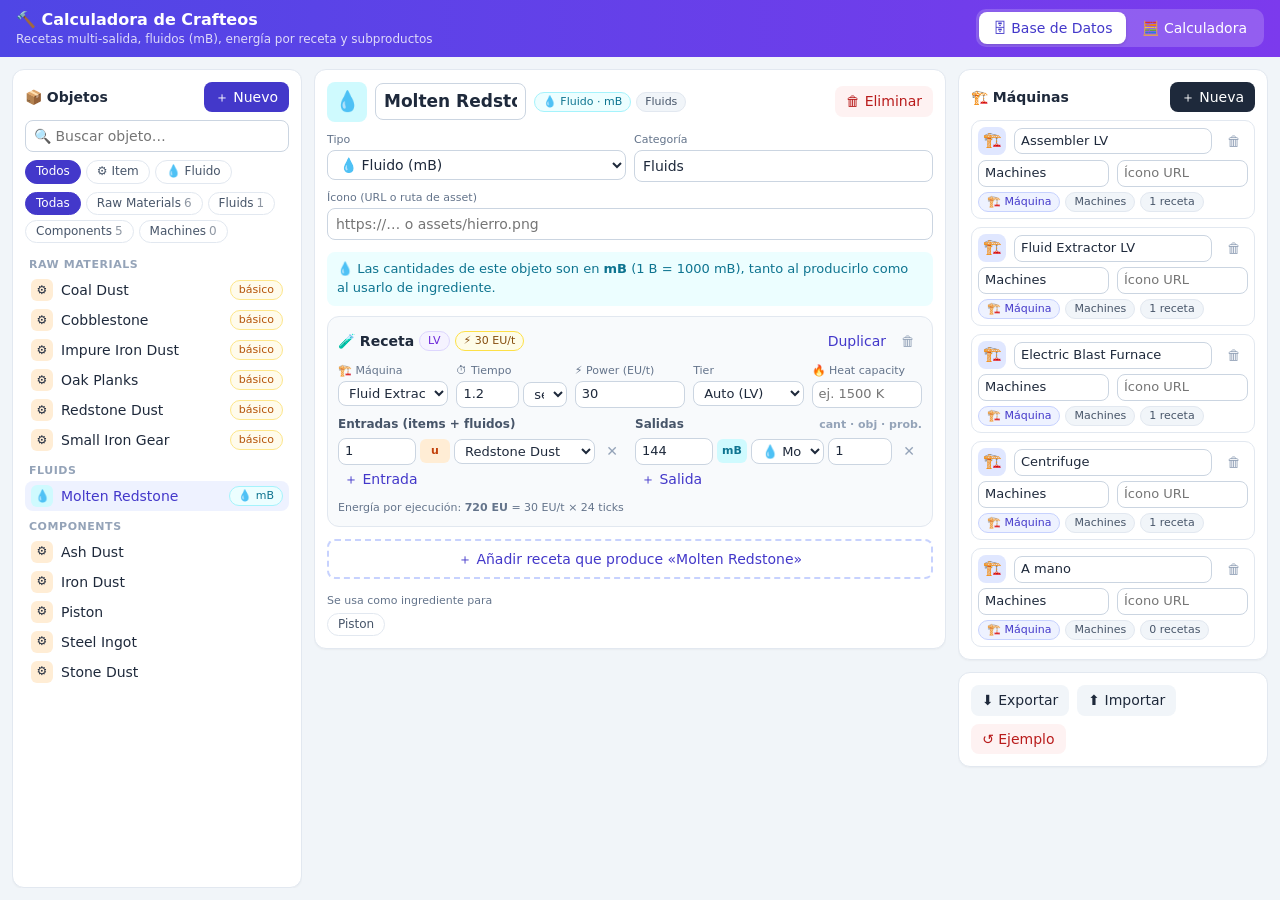
<file: index.html>
<!doctype html>
<html lang="es">
<head>
<meta charset="utf-8">
<meta name="viewport" content="width=device-width, initial-scale=1">
<title>Calculadora de Crafteos</title>
<link rel="stylesheet" href="css/styles.css">
</head>
<body>
<datalist id="cat-list"></datalist>

<header class="hdr">
  <div><h1>🔨 Calculadora de Crafteos</h1><div class="sub">Recetas multi-salida, fluidos (mB), energía por receta y subproductos</div></div>
  <nav class="tabs">
    <button id="tab-db" class="tab" onclick="GT.showTab('db')">🗄 Base de Datos</button>
    <button id="tab-calc" class="tab" onclick="GT.showTab('calc')">🧮 Calculadora</button>
  </nav>
</header>

<!-- ===================== BASE DE DATOS ===================== -->
<main id="view-db" class="view">
  <div class="db-grid">
    <section class="col">
      <div class="panel fill">
        <h2>📦 Objetos <button class="btn btn-pri" onclick="GT.dbui.addItem()">＋ Nuevo</button></h2>
        <input id="search" class="inp" placeholder="🔍 Buscar objeto…" oninput="GT.dbui.renderList()" style="margin-bottom:8px">
        <div id="filters" class="stack" style="margin-bottom:6px"></div>
        <div id="item-list" class="scroll list"></div>
      </div>
    </section>

    <section class="col"><div id="editor" class="panel"></div></section>

    <section class="col col-side">
      <div class="panel">
        <h2>🏗️ Máquinas <button class="btn btn-dark" onclick="GT.dbui.addMachine()">＋ Nueva</button></h2>
        <div id="machine-list" class="stack"></div>
      </div>
      <div class="panel row wrap">
        <button class="btn btn-soft" onclick="GT.dbui.exportDb()">⬇ Exportar</button>
        <label class="btn btn-soft" style="cursor:pointer">⬆ Importar<input type="file" accept=".json" class="hidden" onchange="GT.dbui.importDb(this)"></label>
        <button class="btn btn-danger" onclick="GT.dbui.resetDb()">↺ Ejemplo</button>
      </div>
    </section>
  </div>
</main>

<!-- ===================== CALCULADORA ===================== -->
<main id="view-calc" class="view hidden">
  <div class="panel calc-bar">
    <div class="f item"><label>Objeto deseado</label><select id="c-item" class="inp" onchange="GT.calc.run()"></select></div>
    <div class="f"><label>Modo</label><div class="seg"><button id="m-rate" onclick="GT.calc.setMode('rate')">Por tiempo</button><button id="m-total" onclick="GT.calc.setMode('total')">Total</button></div></div>
    <div class="f qty"><label id="c-qty-l">Cantidad</label><input id="c-qty" type="number" min="0" step="any" value="1" class="inp" oninput="GT.calc.run()"></div>
    <div class="f" id="rate-box"><label>Unidad de tiempo</label>
      <select id="c-per" class="inp" onchange="GT.calc.run()"><option value="1">por segundo</option><option value="60" selected>por minuto</option><option value="3600">por hora</option></select></div>
    <div class="f hidden" id="total-box"><label>En un plazo de</label>
      <div class="row" style="gap:4px"><input id="c-T" type="number" min="0" step="any" value="10" class="inp" style="width:80px" oninput="GT.calc.run()">
        <select id="c-Tu" class="inp" style="width:80px" onchange="GT.calc.run()"><option value="1">seg</option><option value="60" selected>min</option><option value="3600">h</option></select></div></div>
    <div class="f"><label>Salidas con probabilidad</label>
      <div class="seg"><button id="p-avg" class="on" onclick="GT.calc.setProb('avg')" title="Considera qty × chance">🎲 Promedio</button><button id="p-guaranteed" onclick="GT.calc.setProb('guaranteed')" title="Ignora salidas con chance &lt; 1.0">🔒 Garantizado</button></div></div>
  </div>
  <div id="results"></div>
</main>

<script src="js/data.js"></script>
<script src="js/engine.js"></script>
<script src="js/ui-common.js"></script>
<script src="js/ui-db.js"></script>
<script src="js/ui-calc.js"></script>
<script src="js/app.js"></script>
</body>
</html>
</file>
<file: css/styles.css>
/* =====================================================================
   styles.css — Calculadora de Crafteos
   Layout: en escritorio ocupa todo el alto con columnas que hacen scroll
   por separado; en móvil se apila en una sola columna.
   ===================================================================== */
:root {
  color-scheme: light;
  --bg: #f1f5f9; --card: #fff; --line: #e2e8f0; --ink: #1e293b; --mute: #64748b; --faint: #94a3b8;
  --pri: #4338ca; --pri-d: #3730a3; --pri-soft: #eef2ff; --ring: #6366f1;
  --cy: #0e7490; --cy-bg: #ecfeff; --cy-line: #a5f3fc;
  --or: #c2410c; --or-bg: #fff7ed; --or-line: #fed7aa;
  --ye: #854d0e; --ye-bg: #fefce8; --ye-line: #fde047;
  --rd: #b91c1c; --rd-bg: #fef2f2; --rd-line: #fecaca;
  --gr: #15803d; --gr-bg: #f0fdf4; --gr-line: #bbf7d0;
  --vi: #6d28d9; --vi-bg: #f5f3ff; --vi-line: #ddd6fe;
  --sl: #475569; --sl-bg: #f1f5f9;
  --r: 12px;
}
* { box-sizing: border-box; }
html, body { margin: 0; height: 100%; }
body { font: 14px/1.45 system-ui, -apple-system, "Segoe UI", Roboto, sans-serif; background: var(--bg); color: var(--ink); display: flex; flex-direction: column; }
h1, h2, h3, p { margin: 0; }
button { font: inherit; cursor: pointer; border: 0; background: none; color: inherit; }
.hidden { display: none !important; }
.muted { color: var(--mute); } .faint { color: var(--faint); } .small { font-size: 12px; } .tiny { font-size: 11px; }
.right { text-align: right; } .nowrap { white-space: nowrap; } .grow { flex: 1; min-width: 0; } .b { font-weight: 600; }
.row { display: flex; align-items: center; gap: 8px; } .wrap { flex-wrap: wrap; } .between { justify-content: space-between; }
.stack { display: flex; flex-direction: column; gap: 8px; }

/* ---------- Header ---------- */
.hdr { background: linear-gradient(90deg, #4f46e5, #7c3aed); color: #fff; padding: 8px 16px; display: flex; align-items: center; justify-content: space-between; gap: 12px; flex-wrap: wrap; flex: none; }
.hdr h1 { font-size: 16px; font-weight: 700; } .hdr .sub { font-size: 12px; opacity: .8; }
.tabs { display: flex; background: rgba(255,255,255,.18); padding: 3px; border-radius: 10px; gap: 2px; }
.tab { padding: 6px 14px; border-radius: 8px; font-weight: 500; color: #fff; }
.tab.on { background: #fff; color: var(--pri); box-shadow: 0 1px 3px rgba(0,0,0,.15); }

/* ---------- Vistas ---------- */
.view { flex: 1; min-height: 0; padding: 12px; }
.db-grid { display: grid; gap: 12px; grid-template-columns: 1fr; height: 100%; }
.col { display: flex; flex-direction: column; gap: 12px; min-height: 0; min-width: 0; }
.panel { background: var(--card); border: 1px solid var(--line); border-radius: var(--r); padding: 12px; box-shadow: 0 1px 2px rgba(0,0,0,.04); min-width: 0; }
.panel > h2, .panel-h { font-size: 14px; font-weight: 600; display: flex; align-items: center; justify-content: space-between; gap: 8px; margin-bottom: 8px; }
.panel.fill { flex: 1; min-height: 0; display: flex; flex-direction: column; }
.scroll { overflow: auto; min-height: 0; }
.panel.fill .scroll { flex: 1; }

@media (max-width: 999px) {
  body { height: auto; min-height: 100%; }
  .scroll.list { max-height: 320px; }
}
@media (min-width: 700px) and (max-width: 999px) {
  .db-grid { grid-template-columns: 300px minmax(0, 1fr); }
  .db-grid .col-side { grid-column: 1 / -1; display: grid; grid-template-columns: 1fr 1fr; align-items: start; }
}
@media (min-width: 1000px) {
  html, body { overflow: hidden; }
  .view { overflow: hidden; }
  .db-grid { grid-template-columns: 290px minmax(0, 1fr) 310px; }
  .col { overflow: auto; }
  #view-calc { overflow: auto; }
}

/* ---------- Formularios ---------- */
.inp { width: 100%; border: 1px solid #cbd5e1; border-radius: 8px; padding: 5px 8px; font: inherit; background: #fff; color: inherit; min-width: 0; }
.inp:focus { outline: 2px solid var(--ring); outline-offset: -1px; border-color: transparent; }
.inp.sm { padding: 3px 6px; font-size: 13px; }
.f { display: flex; flex-direction: column; gap: 2px; min-width: 0; }
.f > label, .lbl { font-size: 11px; font-weight: 500; color: var(--mute); }
.f-row { display: grid; gap: 8px; grid-template-columns: repeat(auto-fit, minmax(110px, 1fr)); }
.w-q { width: 78px; flex: none; } .w-c { width: 64px; flex: none; }

.btn { display: inline-flex; align-items: center; gap: 5px; border-radius: 8px; padding: 5px 11px; font-weight: 500; transition: background .15s; white-space: nowrap; }
.btn-pri { background: var(--pri); color: #fff; } .btn-pri:hover { background: var(--pri-d); }
.btn-dark { background: #1e293b; color: #fff; } .btn-dark:hover { background: #0f172a; }
.btn-soft { background: var(--sl-bg); } .btn-soft:hover { background: #e2e8f0; }
.btn-danger { background: var(--rd-bg); color: var(--rd); } .btn-danger:hover { background: var(--rd-line); }
.btn-ghost { color: var(--faint); padding: 4px 7px; } .btn-ghost:hover { color: var(--rd); background: var(--rd-bg); }
.btn-link { color: var(--pri); padding: 3px 6px; } .btn-link:hover { background: var(--pri-soft); }
.btn.dash { width: 100%; justify-content: center; border: 2px dashed #c7d2fe; color: var(--pri); padding: 8px; } .btn.dash:hover { background: var(--pri-soft); }

.seg { display: inline-flex; background: var(--sl-bg); padding: 3px; border-radius: 9px; gap: 2px; }
.seg button { padding: 4px 11px; border-radius: 7px; font-size: 13px; }
.seg button.on { background: #fff; color: var(--pri); box-shadow: 0 1px 2px rgba(0,0,0,.12); font-weight: 600; }

.chips { display: flex; flex-wrap: wrap; gap: 5px; }
.chip { display: inline-flex; align-items: center; gap: 3px; border: 1px solid var(--line); background: #fff; color: var(--sl); border-radius: 999px; padding: 2px 10px; font-size: 12px; font-weight: 500; }
.chip:hover { background: #f8fafc; } .chip.on { background: var(--pri); border-color: var(--pri); color: #fff; }
.chip .n { opacity: .6; }

/* ---------- Badges e íconos ---------- */
.badge { display: inline-flex; align-items: center; gap: 3px; font-size: 11px; font-weight: 500; border-radius: 999px; padding: 1px 8px; border: 1px solid; white-space: nowrap; }
.b-fluid { background: var(--cy-bg); color: var(--cy); border-color: var(--cy-line); }
.b-item  { background: var(--or-bg); color: var(--or); border-color: var(--or-line); }
.b-energy { background: var(--ye-bg); color: var(--ye); border-color: var(--ye-line); }
.b-mach  { background: var(--pri-soft); color: var(--pri); border-color: #c7d2fe; }
.b-heat  { background: var(--rd-bg); color: var(--rd); border-color: var(--rd-line); }
.b-tier  { background: var(--vi-bg); color: var(--vi); border-color: var(--vi-line); }
.b-cat, .b-raw { background: var(--sl-bg); color: var(--sl); border-color: var(--line); }
.b-raw { background: #fffbeb; color: #b45309; border-color: #fde68a; }
.b-ok { background: var(--gr-bg); color: var(--gr); border-color: var(--gr-line); }
.b-warn { background: var(--rd-bg); color: var(--rd); border-color: var(--rd-line); }
.ico { position: relative; display: inline-flex; align-items: center; justify-content: center; flex: none; width: 28px; height: 28px; border-radius: 8px; font-size: 15px; }
.ico.lg { width: 40px; height: 40px; font-size: 20px; } .ico.xs { width: 22px; height: 22px; font-size: 12px; border-radius: 6px; }
.ico.i-item { background: #ffedd5; } .ico.i-fluid { background: #cffafe; } .ico.i-mach { background: #e0e7ff; }
.ico img { position: absolute; inset: 0; width: 100%; height: 100%; object-fit: contain; padding: 2px; background: #fff; border-radius: inherit; border: 1px solid var(--line); }

/* ---------- Listas ---------- */
.cat-h { font-size: 11px; text-transform: uppercase; letter-spacing: .05em; font-weight: 600; color: var(--faint); padding: 8px 4px 2px; }
.li { display: flex; align-items: center; justify-content: space-between; gap: 6px; width: 100%; text-align: left; padding: 4px 6px; border-radius: 8px; }
.li:hover { background: #f8fafc; } .li.on { background: var(--pri-soft); color: var(--pri); font-weight: 500; }
.li .nm { overflow: hidden; text-overflow: ellipsis; white-space: nowrap; }
.mrow { border: 1px solid var(--line); border-radius: 10px; padding: 6px; display: flex; flex-direction: column; gap: 5px; }

/* ---------- Recetas (editor) ---------- */
.recipes { display: grid; gap: 12px; grid-template-columns: repeat(auto-fill, minmax(min(100%, 460px), 1fr)); align-items: start; }
.rec { border: 1px solid var(--line); border-radius: 12px; padding: 10px; background: #f8fafc; display: flex; flex-direction: column; gap: 8px; }
.rec-io { display: grid; gap: 10px; grid-template-columns: 1fr 1fr; }
@media (max-width: 560px) { .rec-io { grid-template-columns: 1fr; } }
.io-row { display: flex; gap: 4px; align-items: center; margin-top: 4px; }
.io-h { display: flex; align-items: center; justify-content: space-between; font-size: 12px; font-weight: 600; color: var(--sl); }
.unit { flex: none; width: 30px; text-align: center; font-size: 11px; font-weight: 600; border-radius: 6px; padding: 4px 0; }
.u-item { background: #ffedd5; color: var(--or); } .u-fluid { background: #cffafe; color: var(--cy); }
.note { font-size: 13px; border-radius: 8px; padding: 8px 10px; }
.note.cy { background: var(--cy-bg); color: var(--cy); } .note.am { background: #fffbeb; color: #92400e; } .note.rd { background: var(--rd-bg); color: var(--rd); }

/* ---------- Calculadora ---------- */
.calc-bar { position: sticky; top: 0; z-index: 5; display: flex; flex-wrap: wrap; align-items: end; gap: 10px 14px; padding: 10px 12px; margin-bottom: 12px; }
.calc-bar .f { flex: 0 1 auto; } .calc-bar .f.item { flex: 1 1 220px; max-width: 340px; } .calc-bar .f.qty { width: 110px; }
.stats { display: grid; gap: 10px; grid-template-columns: repeat(auto-fit, minmax(min(100%, 165px), 1fr)); margin-bottom: 12px; }
.stat { display: flex; gap: 10px; align-items: flex-start; padding: 10px 12px; }
.stat .v { font-size: 17px; font-weight: 700; line-height: 1.2; } .stat .s { font-size: 12px; color: var(--mute); }
.target { display: flex; flex-wrap: wrap; align-items: center; gap: 10px; padding: 10px 12px; margin-bottom: 12px; }
.res-grid { display: grid; gap: 12px; grid-template-columns: minmax(0, 1fr); align-items: start; }
.res-grid > .stack { min-width: 0; }
@media (min-width: 1000px) { .res-grid { grid-template-columns: minmax(300px, 4fr) minmax(0, 8fr); } }
@media (min-width: 1700px) { .res-grid { grid-template-columns: minmax(320px, 3fr) minmax(0, 6fr) minmax(300px, 3fr); } .res-grid .c3 { grid-column: 3; grid-row: 1 / span 2; } }
.tbl { width: 100%; border-collapse: collapse; font-size: 13px; }
.tbl th { font-size: 11px; font-weight: 500; color: var(--mute); text-align: left; padding: 2px 6px; }
.tbl td { border-top: 1px solid var(--line); padding: 5px 6px; vertical-align: middle; }
.tbl .r { text-align: right; }
.tbl-wrap { overflow-x: auto; }
.tbl-wrap .tbl { min-width: 640px; }
.fluid-txt { color: var(--cy); } .item-txt { color: var(--or); }
.tree ul { list-style: none; margin: 0; padding: 0 0 0 14px; border-left: 2px dashed var(--line); }
.tree > ul { padding: 0; border: 0; }
.tree li { padding: 3px 0; }
.tree .nd { display: flex; flex-wrap: wrap; align-items: center; gap: 6px; font-size: 13px; }
.empty { padding: 40px; text-align: center; color: var(--faint); }
</file>
